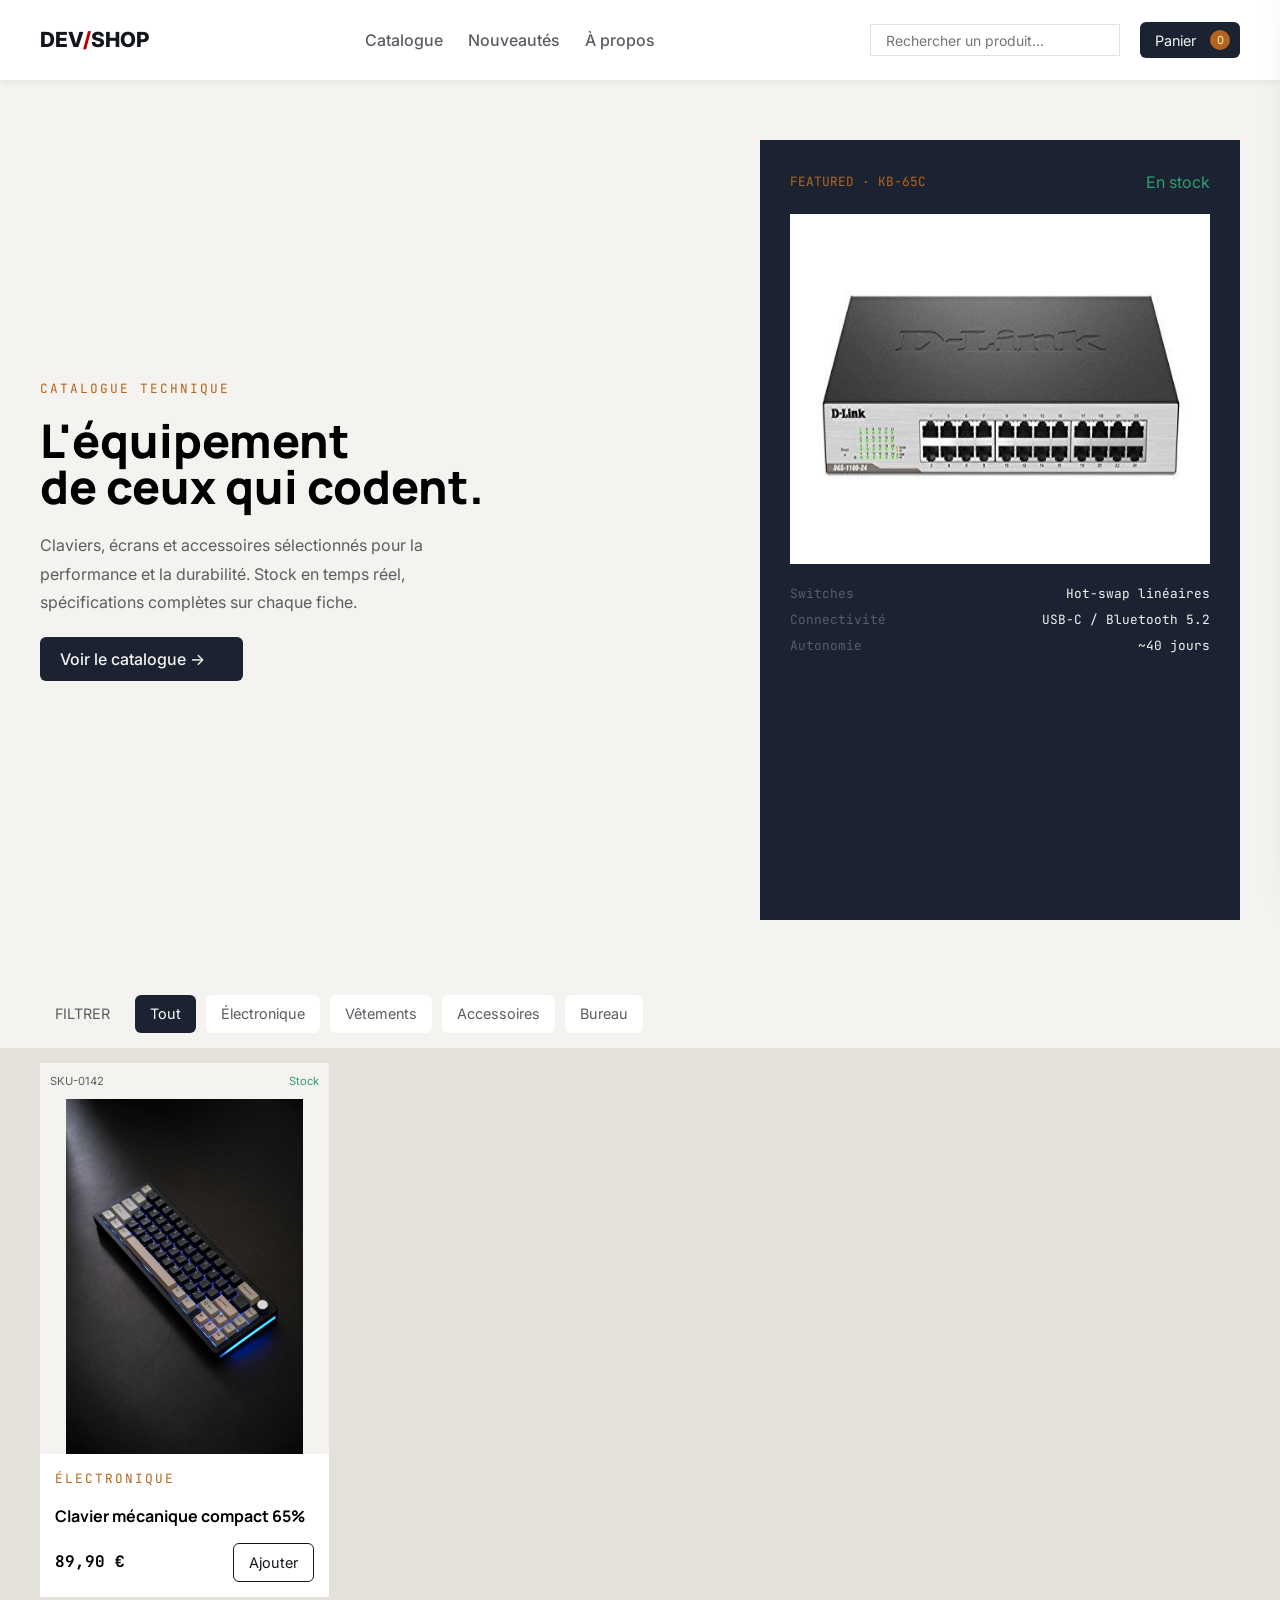
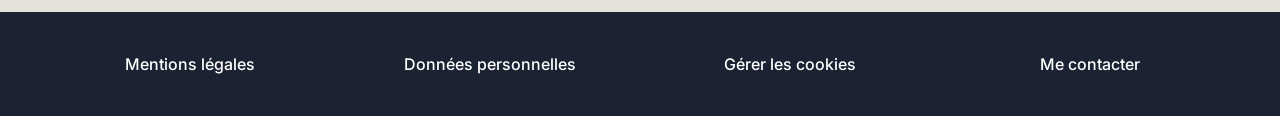
<file: index.html>
<!doctype html>
<html lang="fr">
  <head>
    <meta charset="UTF-8" />
    <meta name="viewport" content="width=device-width, initial-scale=1.0" />
    <title>DevShop</title>

    <!-- Polices -->
    <link rel="preconnect" href="https://fonts.googleapis.com" />
    <link
      href="https://fonts.googleapis.com/css2?family=Manrope:wght@500;700;800&family=Inter:wght@400;500;600&family=JetBrains+Mono:wght@400;500;600;700&display=swap"
      rel="stylesheet"
    />

    <!-- CSS du plus général au plus spécifique -->
    <link rel="stylesheet" href="css/base.css" />
    <link rel="stylesheet" href="css/layout.css" />
    <link rel="stylesheet" href="css/components.css" />
    <link rel="stylesheet" href="css/responsive.css" />
  </head>
  <body>
    <!-- En-tête -->
    <header>
      <div class="logo">
        <a href="#">DEV<span>/</span>SHOP</a>
      </div>
      <nav id="site-nav">
        <ul>
          <li><a href="#">Catalogue</a></li>
          <li><a href="#">Nouveautés</a></li>
          <li><a href="#">À propos</a></li>
        </ul>
      </nav>
      <div class="header-search-and-basket">
        <input
          type="search"
          name="product-search"
          id="product-search"
          placeholder="Rechercher un produit..."
          aria-label="Rechercher un produit"
          minlength="4"
        />
        <div class="basket-button">
          <button type="button">Panier</button>
          <div class="basket-badge">1</div>
        </div>
        <button
          class="hamburger"
          aria-label="Ouvrir le menu"
          aria-expanded="false"
          aria-controls="site-nav"
        >
          <span></span>
        </button>
      </div>
    </header>

    <!-- Contenu principal -->
    <main>
      <div class="main-container">
        <section class="hero-section">
          <!-- Bloc texte hero -->
          <div class="hero-content">
            <p class="main-badge">Catalogue Technique</p>
            <h1>
              L'équipement<br />
              de ceux qui codent.
            </h1>
            <p class="hero-text">
              Claviers, écrans et accessoires sélectionnés pour la performance
              et la durabilité. Stock en temps réel, spécifications complètes
              sur chaque fiche.
            </p>
            <div class="hero-button">
              <button type="button">Voir le catalogue →</button>
            </div>
          </div>

          <!-- Bloc visuel hero -->
          <div class="hero-visuel">
            <div class="hero-presentation">
              <div class="hero-header">
                <p class="hero-badge">FEATURED · KB-65C</p>
                <p class="hero-stock">En stock</p>
              </div>
              <img
                src="img/switch.jpeg"
                alt="Clavier mécanique KB-65C avec switches hot-swap"
                class="hero-image"
              />

              <!-- Liste descriptive -->
              <dl class="hero-description">
                <div>
                  <dt>Switches</dt>
                  <dd>Hot-swap linéaires</dd>
                </div>
                <div>
                  <dt>Connectivité</dt>
                  <dd>USB-C / Bluetooth 5.2</dd>
                </div>
                <div>
                  <dt>Autonomie</dt>
                  <dd>~40 jours</dd>
                </div>
              </dl>
            </div>
          </div>
        </section>

        <!-- Filtres du catalogue -->
        <section class="catalogue-filters" aria-label="Filtres de produits">
          <span class="filter-btn no-filter-btn">Filtrer</span>
          <div class="filter-button">
            <button
              class="filter-btn filter-btn-actif btn-margin-right"
              type="button"
            >
              Tout
            </button>
            <button class="filter-btn btn-margin-right" type="button">
              Électronique
            </button>
            <button class="filter-btn btn-margin-right" type="button">
              Vêtements
            </button>
            <button class="filter-btn btn-margin-right" type="button">
              Accessoires
            </button>
            <button class="filter-btn btn-margin-right" type="button">
              Bureau
            </button>
          </div>
        </section>

        <!-- Liste des produits -->
        <div class="catalogue-container">
          <article>
            <div class="article-header">
              <span class="article-badge">SKU-0142</span>
              <span class="article-badge green">Stock</span>
            </div>
            <div class="article-image">
              <img
                src="img/keyboard.jpeg"
                alt="Clavier mécanique compact 65%"
              />
            </div>
            <div class="article-description">
              <span class="article-description-badge main-badge"
                >Électronique</span
              >
              <h2 class="article-title">Clavier mécanique compact 65%</h2>
              <div class="article-footer">
                <p class="article-price">
                  89,90 <span class="price-device">€</span>
                </p>
                <button type="button" class="article-btn">Ajouter</button>
              </div>
            </div>
          </article>
        </div>
      </div>
    </main>

    <!-- Pied de page -->
    <footer>
      <nav aria-label="Navigation de pied de page">
        <ul>
          <li><a href="#">Mentions légales</a></li>
          <li><a href="#">Données personnelles</a></li>
          <li><a href="#">Gérer les cookies</a></li>
          <li><a href="#">Me contacter</a></li>
        </ul>
      </nav>
    </footer>

    <aside class="cart-drawer" id="cart-drawer" aria-hidden="true">
      <header class="cart-drawer-header">
        <h3>Votre panier</h3>
        <button class="cart-close" aria-label="Fermer le panier">✕</button>
      </header>
      <div class="cart-items" id="cart-items"></div>
      <footer class="cart-drawer-footer">
        <p class="cart-total">Total: <span id="cart-total">0.00</span> €</p>
        <button class="cart-checkout">Commander</button>
      </footer>
    </aside>

    <script src="js/hamburger.js" defer></script>
    <script src="js/api.js" defer></script>
    <script src="js/state.js" defer></script>
    <script src="js/carts.js" defer></script>
    <script src="js/filters.js" defer></script>
    <script src="js/ui/renderProducts.js" defer></script>
    <script src="js/ui/renderCart.js" defer></script>
    <script src="js/main.js" defer></script>
  </body>
</html>
</file>
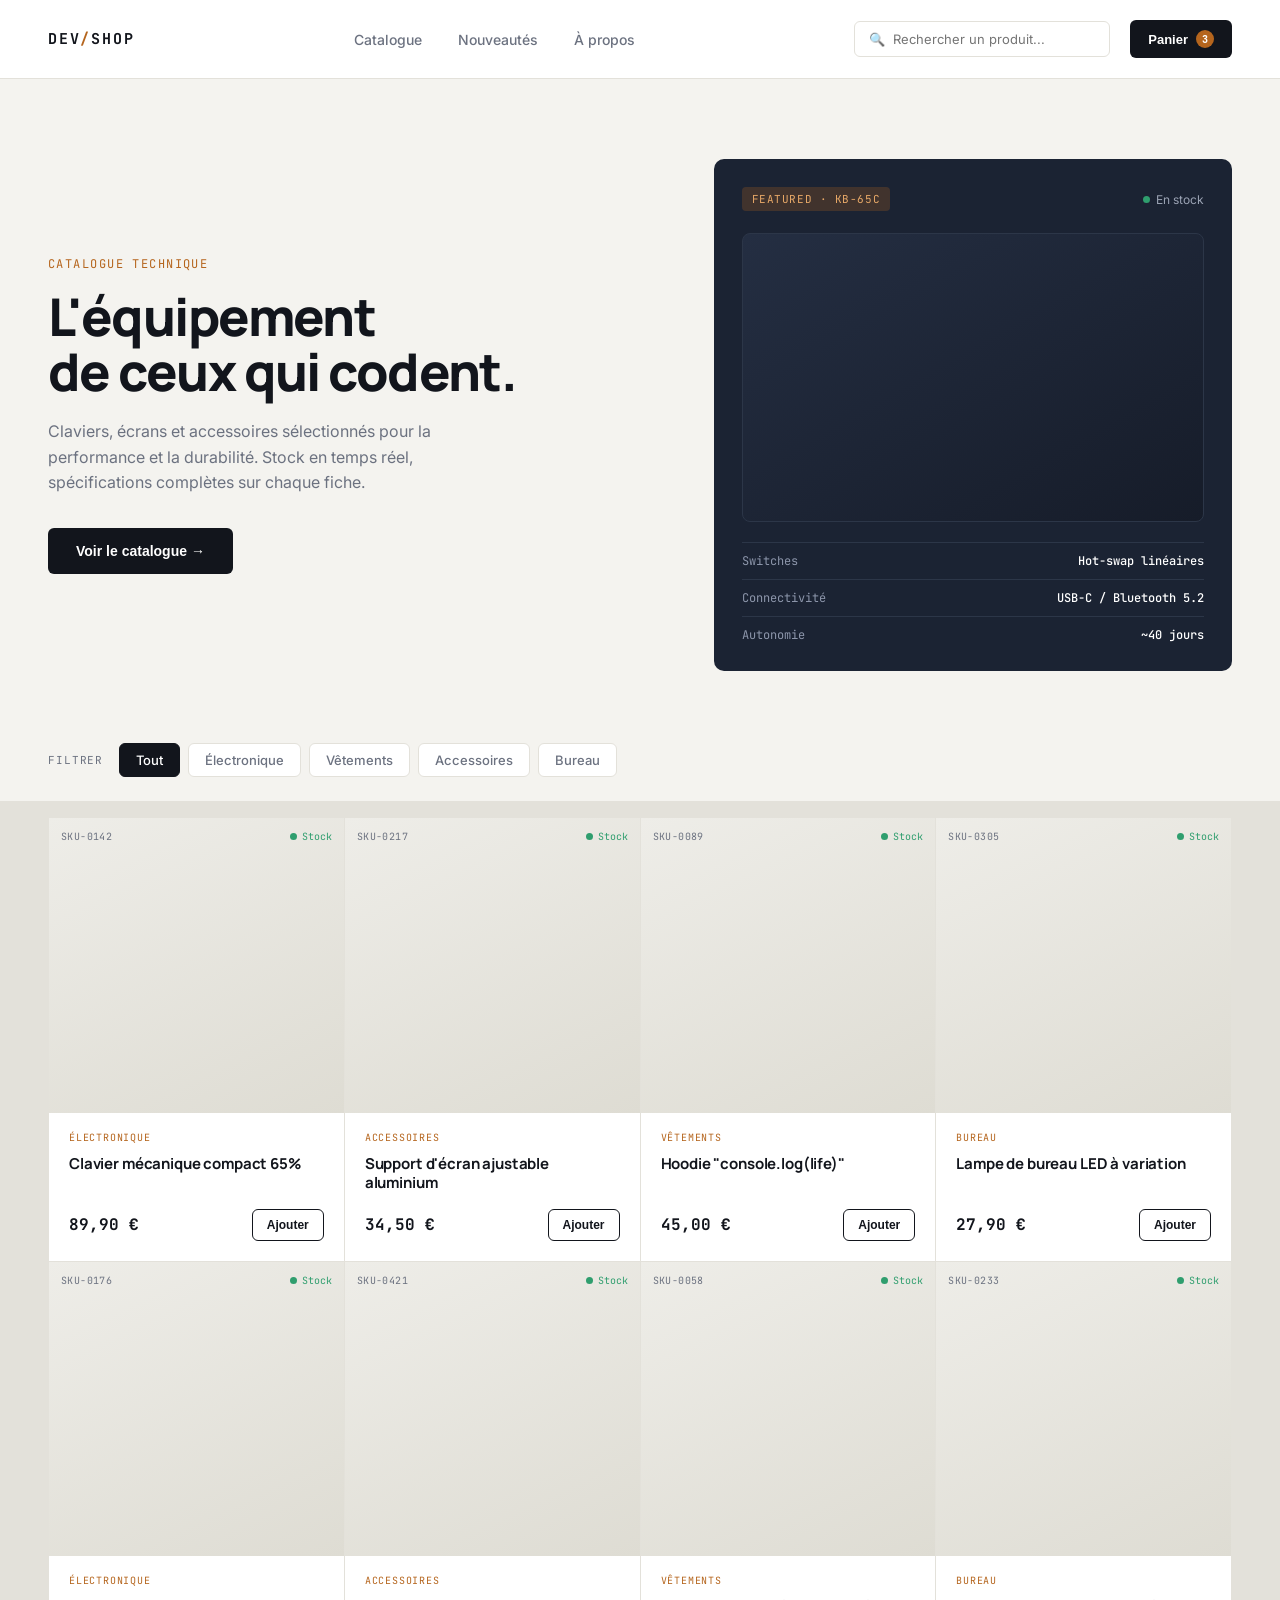
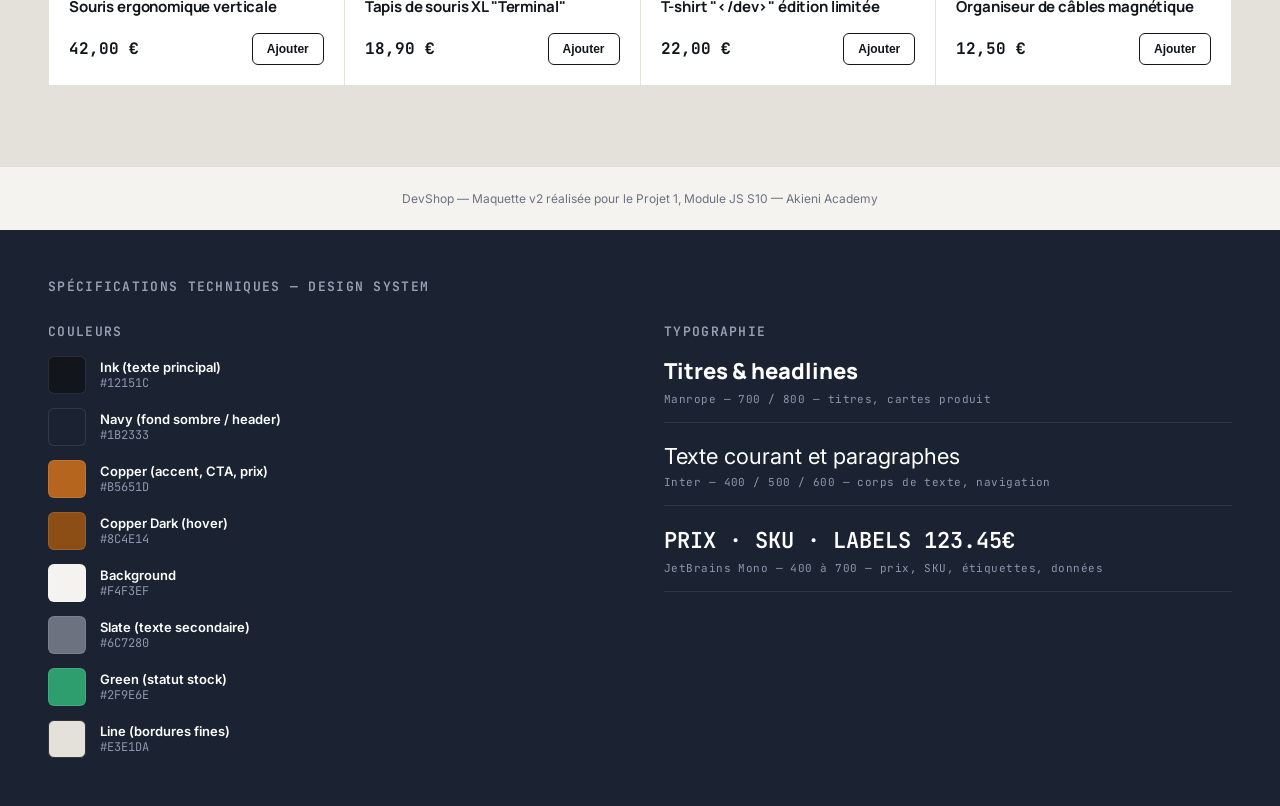
<file: 1-devshop-mockup.html>
<!DOCTYPE html>
<html lang="fr">
<head>
<meta charset="UTF-8">
<meta name="viewport" content="width=device-width, initial-scale=1.0">
<title>DevShop — Maquette v2</title>
<link rel="preconnect" href="https://fonts.googleapis.com">
<link href="https://fonts.googleapis.com/css2?family=Manrope:wght@500;700;800&family=Inter:wght@400;500;600&family=JetBrains+Mono:wght@400;500;600;700&display=swap" rel="stylesheet">
<style>
  :root{
    --ink:#12151C;
    --navy:#1B2333;
    --paper:#FFFFFF;
    --bg:#F4F3EF;
    --copper:#B5651D;
    --copper-dark:#8C4E14;
    --slate:#6C7280;
    --line:#E3E1DA;
    --green:#2F9E6E;
  }
  *{box-sizing:border-box;margin:0;padding:0;}
  body{background:var(--bg);color:var(--ink);font-family:'Inter',sans-serif;-webkit-font-smoothing:antialiased;}
  h1,h2,h3,.display{font-family:'Manrope',sans-serif;font-weight:800;letter-spacing:-0.02em;}
  .mono{font-family:'JetBrains Mono',monospace;}

  /* NAV */
  nav{
    display:flex;align-items:center;justify-content:space-between;
    padding:20px 48px;border-bottom:1px solid var(--line);
    background:var(--paper);position:sticky;top:0;z-index:50;
  }
  .logo{font-family:'JetBrains Mono',monospace;font-weight:700;font-size:15px;letter-spacing:0.12em;text-transform:uppercase;}
  .logo span{color:var(--copper);}
  .nav-links{display:flex;gap:36px;list-style:none;font-size:14px;font-weight:500;color:var(--slate);}
  .nav-links a{color:var(--slate);text-decoration:none;}
  .nav-links a:hover{color:var(--ink);}
  .nav-right{display:flex;align-items:center;gap:20px;}
  .search-box{
    display:flex;align-items:center;gap:8px;
    border:1px solid var(--line);border-radius:6px;
    padding:9px 14px;font-size:13px;color:var(--slate);min-width:230px;
  }
  .search-box input{border:none;outline:none;background:transparent;font-family:inherit;font-size:13px;width:100%;color:var(--ink);}
  .cart-btn{
    position:relative;background:var(--ink);color:#fff;border:none;border-radius:6px;
    padding:10px 18px;display:flex;align-items:center;gap:8px;font-weight:600;font-size:13px;cursor:pointer;
  }
  .cart-btn:hover{background:var(--copper-dark);}
  .cart-count{
    background:var(--copper);color:#fff;border-radius:50%;width:18px;height:18px;
    display:flex;align-items:center;justify-content:center;font-size:10px;font-weight:700;
  }

  /* HERO */
  .hero{
    padding:80px 48px 64px;display:grid;grid-template-columns:1fr 0.85fr;gap:56px;align-items:center;
  }
  .eyebrow{font-family:'JetBrains Mono';font-size:12px;color:var(--copper);letter-spacing:0.12em;text-transform:uppercase;margin-bottom:18px;}
  .hero h1{font-size:52px;line-height:1.05;margin-bottom:20px;letter-spacing:-0.03em;}
  .hero p{color:var(--slate);font-size:16px;max-width:420px;margin-bottom:32px;line-height:1.6;}
  .btn-primary{
    background:var(--ink);color:#fff;border:none;padding:15px 28px;border-radius:6px;
    font-weight:600;font-size:14px;cursor:pointer;
  }
  .btn-primary:hover{background:var(--copper-dark);}
  .hero-spec-card{
    background:var(--navy);border-radius:10px;padding:28px;color:#fff;position:relative;
  }
  .spec-top{display:flex;justify-content:space-between;align-items:center;margin-bottom:22px;}
  .spec-tag{font-family:'JetBrains Mono';font-size:11px;background:rgba(181,101,29,0.25);color:#E8A968;padding:5px 10px;border-radius:4px;letter-spacing:0.05em;}
  .spec-status{display:flex;align-items:center;gap:6px;font-size:12px;color:#9BA3B4;}
  .dot{width:7px;height:7px;border-radius:50%;background:var(--green);}
  .spec-visual{aspect-ratio:16/10;background:linear-gradient(150deg,#242E42,#161C29);border-radius:8px;margin-bottom:20px;border:1px solid #2C3648;}
  .spec-rows{display:flex;flex-direction:column;gap:10px;}
  .spec-row{display:flex;justify-content:space-between;font-size:12px;color:#8D96AB;font-family:'JetBrains Mono';border-top:1px solid #2C3648;padding-top:10px;}
  .spec-row b{color:#fff;font-weight:500;}

  /* FILTERS */
  .filters{display:flex;gap:8px;padding:8px 48px 24px;flex-wrap:wrap;align-items:center;}
  .filters-label{font-family:'JetBrains Mono';font-size:11px;color:var(--slate);text-transform:uppercase;letter-spacing:0.08em;margin-right:8px;}
  .pill{
    border:1px solid var(--line);border-radius:6px;padding:8px 16px;font-size:13px;font-weight:500;
    background:var(--paper);cursor:pointer;color:var(--slate);
  }
  .pill.active{background:var(--ink);color:#fff;border-color:var(--ink);}

  /* GRID */
  .products{padding:16px 48px 80px;display:grid;grid-template-columns:repeat(4,1fr);gap:1px;background:var(--line);border:1px solid var(--line);}
  .card{background:var(--paper);display:flex;flex-direction:column;}
  .card-img{
    aspect-ratio:1;background:linear-gradient(155deg,#EEEDE8,#DEDCD3);
    position:relative;display:flex;align-items:center;justify-content:center;
  }
  .card-sku{
    position:absolute;top:12px;left:12px;font-family:'JetBrains Mono';font-size:10px;
    color:var(--slate);letter-spacing:0.04em;
  }
  .card-stock{position:absolute;top:12px;right:12px;display:flex;align-items:center;gap:5px;font-size:10px;font-family:'JetBrains Mono';color:var(--green);}
  .card-body{padding:18px 20px 20px;display:flex;flex-direction:column;gap:10px;flex:1;}
  .card-cat{font-family:'JetBrains Mono';font-size:10px;color:var(--copper);text-transform:uppercase;letter-spacing:0.08em;}
  .card-title{font-weight:700;font-size:15px;line-height:1.3;font-family:'Manrope';letter-spacing:-0.01em;}
  .card-foot{display:flex;justify-content:space-between;align-items:center;margin-top:auto;padding-top:6px;}
  .card-price{font-family:'JetBrains Mono';font-weight:700;font-size:16px;color:var(--ink);}
  .add-btn{
    background:transparent;color:var(--ink);border:1px solid var(--ink);border-radius:6px;
    padding:8px 14px;font-weight:600;font-size:12px;cursor:pointer;
  }
  .add-btn:hover{background:var(--ink);color:#fff;}

  /* CART DRAWER */
  .drawer-overlay{position:fixed;inset:0;background:rgba(18,21,28,0.45);z-index:100;display:flex;justify-content:flex-end;}
  .drawer{width:400px;max-width:92vw;height:100%;background:var(--paper);display:flex;flex-direction:column;animation:slidein 0.25s ease;}
  @keyframes slidein{from{transform:translateX(100%)}to{transform:translateX(0)}}
  .drawer-head{padding:24px 26px;border-bottom:1px solid var(--line);display:flex;justify-content:space-between;align-items:center;background:var(--navy);color:#fff;}
  .drawer-head h3{font-family:'Manrope';font-size:18px;font-weight:700;}
  .drawer-close{background:none;border:none;font-size:18px;cursor:pointer;color:#fff;}
  .drawer-items{flex:1;overflow-y:auto;padding:18px 26px;display:flex;flex-direction:column;gap:18px;}
  .drawer-item{display:flex;gap:14px;align-items:center;}
  .drawer-item .thumb{width:56px;height:56px;background:#EEEDE8;border-radius:6px;flex-shrink:0;}
  .drawer-item .info{flex:1;}
  .drawer-item .info h4{font-size:13px;font-weight:600;margin-bottom:5px;font-family:'Manrope';}
  .qty{display:flex;align-items:center;gap:10px;font-size:12px;color:var(--slate);font-family:'JetBrains Mono';}
  .qty button{width:20px;height:20px;border:1px solid var(--line);background:none;border-radius:4px;cursor:pointer;}
  .drawer-price{font-family:'JetBrains Mono';font-weight:700;font-size:13px;}
  .drawer-foot{border-top:1px solid var(--line);padding:22px 26px;}
  .drawer-total{display:flex;justify-content:space-between;font-weight:700;font-size:15px;margin-bottom:16px;font-family:'Manrope';}
  .drawer-checkout{width:100%;background:var(--ink);color:#fff;border:none;padding:15px;border-radius:6px;font-weight:600;font-size:13px;cursor:pointer;}
  .drawer-checkout:hover{background:var(--copper-dark);}

  footer{padding:24px 48px;text-align:center;font-size:12px;color:var(--slate);border-top:1px solid var(--line);}

  /* DESIGN SPEC PANEL */
  .spec-panel{background:var(--navy);color:#fff;padding:48px;}
  .spec-panel h2{font-family:'JetBrains Mono';font-size:13px;text-transform:uppercase;letter-spacing:0.1em;color:#9BA3B4;margin-bottom:28px;font-weight:600;}
  .spec-grid{display:grid;grid-template-columns:1fr 1fr;gap:48px;}
  .swatch-list{display:flex;flex-direction:column;gap:14px;}
  .swatch{display:flex;align-items:center;gap:14px;}
  .swatch-color{width:38px;height:38px;border-radius:6px;flex-shrink:0;border:1px solid rgba(255,255,255,0.1);}
  .swatch-name{font-size:13px;font-weight:600;}
  .swatch-hex{font-family:'JetBrains Mono';font-size:12px;color:#8D96AB;}
  .type-list{display:flex;flex-direction:column;gap:20px;}
  .type-item{border-bottom:1px solid #2C3648;padding-bottom:16px;}
  .type-item .sample{font-size:22px;margin-bottom:6px;}
  .type-item .label{font-family:'JetBrains Mono';font-size:11px;color:#8D96AB;letter-spacing:0.04em;}

  @media(max-width:900px){
    .hero{grid-template-columns:1fr;}
    .products{grid-template-columns:repeat(2,1fr);}
    .nav-links{display:none;}
    .spec-grid{grid-template-columns:1fr;}
  }
</style>
</head>
<body>

<nav>
  <div class="logo">DEV<span>/</span>SHOP</div>
  <ul class="nav-links">
    <li><a href="#">Catalogue</a></li>
    <li><a href="#">Nouveautés</a></li>
    <li><a href="#">À propos</a></li>
  </ul>
  <div class="nav-right">
    <div class="search-box">🔍 <input placeholder="Rechercher un produit..."></div>
    <button class="cart-btn" onclick="document.getElementById('drawer').style.display='flex'">
      Panier <span class="cart-count">3</span>
    </button>
  </div>
</nav>

<section class="hero">
  <div>
    <div class="eyebrow">Catalogue technique</div>
    <h1>L'équipement<br>de ceux qui codent.</h1>
    <p>Claviers, écrans et accessoires sélectionnés pour la performance et la durabilité. Stock en temps réel, spécifications complètes sur chaque fiche.</p>
    <button class="btn-primary">Voir le catalogue →</button>
  </div>
  <div class="hero-spec-card">
    <div class="spec-top">
      <span class="spec-tag">FEATURED · KB-65C</span>
      <span class="spec-status"><span class="dot"></span>En stock</span>
    </div>
    <div class="spec-visual"></div>
    <div class="spec-rows">
      <div class="spec-row"><span>Switches</span><b>Hot-swap linéaires</b></div>
      <div class="spec-row"><span>Connectivité</span><b>USB-C / Bluetooth 5.2</b></div>
      <div class="spec-row"><span>Autonomie</span><b>~40 jours</b></div>
    </div>
  </div>
</section>

<div class="filters">
  <span class="filters-label">Filtrer</span>
  <div class="pill active">Tout</div>
  <div class="pill">Électronique</div>
  <div class="pill">Vêtements</div>
  <div class="pill">Accessoires</div>
  <div class="pill">Bureau</div>
</div>

<div class="products">
  <div class="card">
    <div class="card-img"><span class="card-sku">SKU-0142</span><span class="card-stock"><span class="dot"></span>Stock</span></div>
    <div class="card-body">
      <span class="card-cat">Électronique</span>
      <div class="card-title">Clavier mécanique compact 65%</div>
      <div class="card-foot"><div class="card-price">89,90 €</div><button class="add-btn">Ajouter</button></div>
    </div>
  </div>
  <div class="card">
    <div class="card-img"><span class="card-sku">SKU-0217</span><span class="card-stock"><span class="dot"></span>Stock</span></div>
    <div class="card-body">
      <span class="card-cat">Accessoires</span>
      <div class="card-title">Support d'écran ajustable aluminium</div>
      <div class="card-foot"><div class="card-price">34,50 €</div><button class="add-btn">Ajouter</button></div>
    </div>
  </div>
  <div class="card">
    <div class="card-img"><span class="card-sku">SKU-0089</span><span class="card-stock"><span class="dot"></span>Stock</span></div>
    <div class="card-body">
      <span class="card-cat">Vêtements</span>
      <div class="card-title">Hoodie "console.log(life)"</div>
      <div class="card-foot"><div class="card-price">45,00 €</div><button class="add-btn">Ajouter</button></div>
    </div>
  </div>
  <div class="card">
    <div class="card-img"><span class="card-sku">SKU-0305</span><span class="card-stock"><span class="dot"></span>Stock</span></div>
    <div class="card-body">
      <span class="card-cat">Bureau</span>
      <div class="card-title">Lampe de bureau LED à variation</div>
      <div class="card-foot"><div class="card-price">27,90 €</div><button class="add-btn">Ajouter</button></div>
    </div>
  </div>
  <div class="card">
    <div class="card-img"><span class="card-sku">SKU-0176</span><span class="card-stock"><span class="dot"></span>Stock</span></div>
    <div class="card-body">
      <span class="card-cat">Électronique</span>
      <div class="card-title">Souris ergonomique verticale</div>
      <div class="card-foot"><div class="card-price">42,00 €</div><button class="add-btn">Ajouter</button></div>
    </div>
  </div>
  <div class="card">
    <div class="card-img"><span class="card-sku">SKU-0421</span><span class="card-stock"><span class="dot"></span>Stock</span></div>
    <div class="card-body">
      <span class="card-cat">Accessoires</span>
      <div class="card-title">Tapis de souris XL "Terminal"</div>
      <div class="card-foot"><div class="card-price">18,90 €</div><button class="add-btn">Ajouter</button></div>
    </div>
  </div>
  <div class="card">
    <div class="card-img"><span class="card-sku">SKU-0058</span><span class="card-stock"><span class="dot"></span>Stock</span></div>
    <div class="card-body">
      <span class="card-cat">Vêtements</span>
      <div class="card-title">T-shirt "&lt;/dev&gt;" édition limitée</div>
      <div class="card-foot"><div class="card-price">22,00 €</div><button class="add-btn">Ajouter</button></div>
    </div>
  </div>
  <div class="card">
    <div class="card-img"><span class="card-sku">SKU-0233</span><span class="card-stock"><span class="dot"></span>Stock</span></div>
    <div class="card-body">
      <span class="card-cat">Bureau</span>
      <div class="card-title">Organiseur de câbles magnétique</div>
      <div class="card-foot"><div class="card-price">12,50 €</div><button class="add-btn">Ajouter</button></div>
    </div>
  </div>
</div>

<footer>DevShop — Maquette v2 réalisée pour le Projet 1, Module JS S10 — Akieni Academy</footer>

<!-- DESIGN SPEC PANEL -->
<section class="spec-panel">
  <h2>Spécifications techniques — Design System</h2>
  <div class="spec-grid">
    <div>
      <h2 style="margin-bottom:16px;">Couleurs</h2>
      <div class="swatch-list">
        <div class="swatch"><div class="swatch-color" style="background:#12151C;"></div><div><div class="swatch-name">Ink (texte principal)</div><div class="swatch-hex">#12151C</div></div></div>
        <div class="swatch"><div class="swatch-color" style="background:#1B2333;"></div><div><div class="swatch-name">Navy (fond sombre / header)</div><div class="swatch-hex">#1B2333</div></div></div>
        <div class="swatch"><div class="swatch-color" style="background:#B5651D;"></div><div><div class="swatch-name">Copper (accent, CTA, prix)</div><div class="swatch-hex">#B5651D</div></div></div>
        <div class="swatch"><div class="swatch-color" style="background:#8C4E14;"></div><div><div class="swatch-name">Copper Dark (hover)</div><div class="swatch-hex">#8C4E14</div></div></div>
        <div class="swatch"><div class="swatch-color" style="background:#F4F3EF;"></div><div><div class="swatch-name">Background</div><div class="swatch-hex">#F4F3EF</div></div></div>
        <div class="swatch"><div class="swatch-color" style="background:#6C7280;"></div><div><div class="swatch-name">Slate (texte secondaire)</div><div class="swatch-hex">#6C7280</div></div></div>
        <div class="swatch"><div class="swatch-color" style="background:#2F9E6E;"></div><div><div class="swatch-name">Green (statut stock)</div><div class="swatch-hex">#2F9E6E</div></div></div>
        <div class="swatch"><div class="swatch-color" style="background:#E3E1DA;border:1px solid #333;"></div><div><div class="swatch-name">Line (bordures fines)</div><div class="swatch-hex">#E3E1DA</div></div></div>
      </div>
    </div>
    <div>
      <h2 style="margin-bottom:16px;">Typographie</h2>
      <div class="type-list">
        <div class="type-item">
          <div class="sample" style="font-family:'Manrope';font-weight:800;">Titres & headlines</div>
          <div class="label">Manrope — 700 / 800 — titres, cartes produit</div>
        </div>
        <div class="type-item">
          <div class="sample" style="font-family:'Inter';font-weight:400;">Texte courant et paragraphes</div>
          <div class="label">Inter — 400 / 500 / 600 — corps de texte, navigation</div>
        </div>
        <div class="type-item">
          <div class="sample mono" style="font-weight:600;">PRIX · SKU · LABELS 123.45€</div>
          <div class="label">JetBrains Mono — 400 à 700 — prix, SKU, étiquettes, données</div>
        </div>
      </div>
    </div>
  </div>
</section>

<div class="drawer-overlay" id="drawer" style="display:none;">
  <div class="drawer">
    <div class="drawer-head">
      <h3>Votre panier</h3>
      <button class="drawer-close" onclick="document.getElementById('drawer').style.display='none'">✕</button>
    </div>
    <div class="drawer-items">
      <div class="drawer-item">
        <div class="thumb"></div>
        <div class="info"><h4>Clavier mécanique compact 65%</h4><div class="qty"><button>−</button> 1 <button>+</button></div></div>
        <div class="drawer-price">89,90 €</div>
      </div>
      <div class="drawer-item">
        <div class="thumb"></div>
        <div class="info"><h4>Support d'écran ajustable</h4><div class="qty"><button>−</button> 1 <button>+</button></div></div>
        <div class="drawer-price">34,50 €</div>
      </div>
      <div class="drawer-item">
        <div class="thumb"></div>
        <div class="info"><h4>Hoodie "console.log(life)"</h4><div class="qty"><button>−</button> 1 <button>+</button></div></div>
        <div class="drawer-price">45,00 €</div>
      </div>
    </div>
    <div class="drawer-foot">
      <div class="drawer-total"><span>Total</span><span>169,40 €</span></div>
      <button class="drawer-checkout">Passer commande</button>
    </div>
  </div>
</div>

</body>
</html>
</file>
<file: css/base.css>
/* Variables CSS, Typographie, Reset */

:root {
  /* color palette */
  --color-bg: #f4f3ef;
  --color-text-ink: #12151c; /* texte principal*/
  --color-text-slate: #5a5d63; /* texte secondaire*/
  --color-navy: #1b2333; /* fond sombre - header */
  --color-copper: #b5651d; /* accent, CTA, prix */
  --color-copper-dk: #8c4e14; /* hover */
  --color-green: #2f9e6e; /* statut stock */
  --color-line: #e3e1da; /* bordures fines */

  /* typography */
  --font-sans:
    system-ui, -apple-system, "Segoe UI", Roboto, "Helvetica Neue", Arial;
  --font-title-headlines: "Manrope"; /* titres & headlines */
  --font-main: "Inter"; /* corps de texte, navigation */
  --font-header: "JetBrains Mono"; /* prix, SKU, étiquettes, données */

  /* sizes */
  --font-size-base: 16px;
  --font-w-title-headlines: 800;
  --font-w-main: 500;
  --font-header: 700;
}

/* Modèle de boîte cohérent pour tous les éléments */
*,
*::before,
*::after {
  box-sizing: border-box;
}

/* Suppression des marges et paddings par défaut des navigateurs */
* {
  margin: 0;
  padding: 0;
}

/* Configuration de base du document */
html {
  /* Scroll fluide lors de l'utilisation d'ancres (#) */
  scroll-behavior: smooth;
}

body {
  min-height: 100vh;
  line-height: 1.5;
  font-family: var(--font-main);
  background-color: var(--color-bg);
}

/* Gestion des images et médias réactifs */
img,
picture,
video,
canvas,
svg {
  display: block;
  max-width: 100%;
  height: auto;
}

/* Héritage des polices pour les éléments de formulaire et boutons */
input,
button,
textarea,
select {
  font: inherit;
  color: inherit;
  letter-spacing: inherit;
}

/* Suppression de la bordure par défaut des boutons */
button {
  border: none;
  background: none;
  cursor: pointer;
}

/* Amélioration de la typographie, équilibre des titres et personnalisation de la police */
h1,
h2,
h3,
h4,
h5,
h6 {
  overflow-wrap: break-word;
  text-wrap: balance;
  font-family: var(--font-title-headlines);
}

p {
  overflow-wrap: break-word;
  text-wrap: pretty;
}

/* Nettoyage des listes (enlève les puces par défaut) */
ul,
ol {
  list-style: none;
}

/* Liens sans soulignement par défaut s'ils ont une classe */
a {
  text-decoration: none;
}
</file>
<file: css/layout.css>
/* nav, hero, grid, filtres */

header {
  min-height: 80px;
  width: 100%;
  background-color: white;
  position: fixed;
  top: 0;
  box-shadow: 1px 2px 6px rgb(226, 226, 226);
  display: flex;
  flex-wrap: wrap;
  align-items: center;
  justify-content: space-between;
  padding: 10px 40px;
}

.logo a {
  color: var(--color-text-ink);
  font-weight: var(--font-w-title-headlines);
  font-size: 1.3rem;
}

.logo a span {
  color: rgb(186, 1, 1);
}

header nav ul {
  display: flex;
  justify-content: space-between;
  align-items: center;
  gap: 25px;
  width: auto;
}

.header-search-and-basket {
  display: flex;
  justify-content: space-between;
  align-items: center;
  gap: 20px;
}

.header-search-and-basket input {
  padding: 5px 15px;
  height: 32px;
  font-size: 14px;
  border: 1px solid var(--color-line);
}

.basket-badge {
  position: absolute;
  top: 8px;
  right: 10px;
  background-color: var(--color-copper);
  border-radius: 50%;
  width: 20px;
  height: 20px;
  text-align: center;
  line-height: 20px;
  font-size: 11px;
}

nav ul li a {
  color: var(--color-text-slate);
  font-weight: var(--font-w-main);
}

nav ul li a:hover {
  color: var(--color-copper-dk);
}

.hero-section {
  margin-top: 80px;
  height: 100vh;
  display: grid;
  grid-template-columns: 1.5fr 1fr;
  align-items: center;
  padding: 60px 40px;
}

.hero-content {
  width: 450px;
  display: flex;
  flex-direction: column;
  gap: 20px;
}

.main-badge {
  text-transform: uppercase;
  font-size: 0.8rem;
  font-family: "JetBrains Mono";
  color: var(--color-copper);
  letter-spacing: 2px;
}

.hero-content h1 {
  font-weight: var(--font-w-title-headlines);
  font-size: 2.9rem;
  line-height: 2.9rem;
}

.hero-text {
  color: var(--color-text-slate);
  line-height: 1.8rem;
}

.hero-header {
  display: flex;
  justify-content: space-between;
  align-items: center;
}

.hero-visuel {
  height: 100%;
  background-color: var(--color-navy);
  padding: 30px;
  display: flex;
  flex-direction: column;
  gap: 15px;
}

.hero-badge {
  text-transform: uppercase;
  font-size: 0.8rem;
  font-family: "JetBrains Mono";
  color: var(--color-copper);
}

.hero-stock {
  color: var(--color-green);
}

.hero-presentation {
  display: flex;
  flex-direction: column;
  justify-content: space-between;
  gap: 20px;
}

.hero-presentation img {
  width: 100%;
  height: 350px;
  background-color: var(--color-navy);
  border: 1px solid white;
}

.hero-description {
  display: flex;
  flex-direction: column;
  gap: 7px;
}

.hero-description div dt {
  color: var(--color-text-slate);
}

.hero-description div dd {
  color: var(--color-bg);
}

.hero-description div dt,
.hero-description div dd {
  font-family: "JetBrains Mono";
  font-size: 0.8rem;
}

.hero-description div {
  display: flex;
  align-items: center;
  justify-content: space-between;
}

/* Section filtre */
.catalogue-filters {
  display: flex;
  gap: 10px;
  padding: 15px 40px;
}

/* Products section */

.catalogue-container {
  padding: 15px 40px;
  background-color: var(--color-line);
  display: grid;
  grid-template-columns: repeat(4, 1fr);
  gap: 15px;
}

.article-description {
  display: flex;
  flex-direction: column;
  gap: 15px;
}

.article-header {
  background-color: var(--color-bg);
  display: flex;
  justify-content: space-between;
  padding: 10px;
}

/* Footer */
footer {
  padding: 40px;
  background-color: var(--color-navy);
}

footer nav {
  width: 100%;
  height: 100%;
}

footer nav ul {
  display: grid;
  grid-template-columns: repeat(4, 1fr);
  align-items: center;
  justify-content: center;
  height: 100%;
  text-align: center;
}

footer nav ul li a {
  color: white;
}
</file>
<file: css/components.css>
/* cartes produit, boutons, tiroir panier */
.basket-button {
  background-color: var(--color-navy);
  padding: 6px 15px;
  width: 100px;
  position: relative;
  color: var(--color-bg);
  border-radius: 6px;
  transition: background-color 0.2s ease;
}

.basket-button button {
  font-size: 0.9rem;
}

.hero-button {
  background-color: var(--color-navy);
  color: var(--color-bg);
  padding: 10px 20px;
  width: 45%;
  border-radius: 6px;
  font-weight: var(--font-w-main);
  transition: background-color 0.2s ease;
}

.hero-button:hover,
.basket-button:hover {
  background-color: var(--color-copper-dk);
}

.filter-btn {
  padding: 8px 15px;
  color: var(--color-text-slate);
  background-color: white;
  font-size: 0.9rem;
  border-radius: 6px;
  transition: background-color 0.2s;
}

.filter-btn-actif {
  background-color: var(--color-navy);
  color: white;
}

.no-filter-btn {
  background-color: initial;
  text-transform: uppercase;
}

.btn-margin-right {
  margin-right: 6px;
}

/* Product card */
article {
  background-color: white;
}

.article-image {
  width: 100%;
  height: 355px;
  background-color: var(--color-bg);
}

.article-image img {
  display: block;
  object-fit: contain;
  height: 100%;
  width: 100%;
}

.article-badge {
  font-size: 0.7rem;
  color: var(--color-text-slate);
}

.green {
  color: var(--color-green);
}

.article-description {
  padding: 15px;
}

.article-title {
  font-size: 1rem;
}

.article-price {
  font-family: JetBrains Mono;
  font-weight: var(--font-header);
}

.article-footer {
  display: flex;
  justify-content: space-between;
  align-items: center;
}

.article-btn {
  padding: 8px 15px;
  color: var(--color-text-ink);
  background-color: white;
  font-size: 0.9rem;
  border-radius: 6px;
  border: 1px solid var(--color-text-ink);
  transition: background-color 0.2s;
}

.article-btn:hover,
.filter-btn:hover {
  background-color: var(--color-text-ink);
  color: white;
}

/* Hamburger */
.hamburger {
  display: none;
  width: 40px;
  height: 34px;
  background: none;
  border: none;
  padding: 6px;
  position: relative;
  cursor: pointer;
}
.hamburger span,
.hamburger span::before,
.hamburger span::after {
  content: "";
  display: block;
  background: var(--color-text-ink);
  height: 2px;
  width: 22px;
  border-radius: 2px;
  transition:
    transform 0.18s ease,
    opacity 0.18s ease;
}
.hamburger span {
  position: relative;
}
.hamburger span::before {
  position: absolute;
  top: -7px;
  left: 0;
}
.hamburger span::after {
  position: absolute;
  top: 7px;
  left: 0;
}
nav.nav-open {
  display: block;
}

/* Cart drawer */
.cart-drawer {
  position: fixed;
  top: 0;
  right: 0;
  height: 100vh;
  width: 340px;
  max-width: 90%;
  background: white;
  transform: translateX(110%);
  transition: transform 0.28s ease-in-out;
  z-index: 1500;
  box-shadow: -16px 0 40px rgba(0, 0, 0, 0.12);
  display: flex;
  flex-direction: column;
}
.cart-drawer.open {
  transform: translateX(0);
}
.cart-drawer-header {
  display: flex;
  justify-content: space-between;
  align-items: center;
  padding: 16px;
  border-bottom: 1px solid var(--color-line);
}
.cart-items {
  padding: 12px;
  overflow: auto;
  flex: 1 1 auto;
}
.cart-item {
  display: flex;
  gap: 10px;
  padding: 10px 0;
  border-bottom: 1px solid var(--color-line);
}
.cart-item-left img {
  width: 64px;
  height: 64px;
  object-fit: contain;
}
.cart-item-body {
  flex: 1;
}
.cart-item-controls {
  display: flex;
  gap: 8px;
  align-items: center;
  margin-top: 8px;
}
.cart-item-right {
  white-space: nowrap;
}
.cart-drawer-footer {
  padding: 12px;
  border-top: 1px solid var(--color-line);
}
.cart-close {
  background: none;
  border: none;
  font-size: 18px;
  cursor: pointer;
}

/* Loader */
.app-loader {
  padding: 14px;
  text-align: center;
  color: var(--color-text-slate);
}
</file>
<file: css/responsive.css>
/* media queries */

/* Mobiles */
@media (max-width: 480px) {
  header {
    padding: 8px 12px;
  }

  .logo a {
    font-size: 1.1rem;
  }

  .hero-content h1 {
    font-size: 1.8rem;
    line-height: 2.2rem;
  }

  .hero-presentation img {
    height: 180px;
  }

  .catalogue-container {
    grid-template-columns: 1fr;
    padding: 10px;
  }

  .article-image {
    height: 220px;
  }

  .hero-button {
    width: 100%;
    padding: 8px;
  }

  .basket-button {
    width: 70px;
    padding: 6px;
  }
}

/* Tablets */
@media (max-width: 768px) {
  header {
    padding: 10px 20px;
  }

  header nav ul {
    gap: 15px;
  }

  /* La barre de recherche est masquée sur petits écrans */
  .header-search-and-basket input {
    display: none;
  }

  .hero-section {
    grid-template-columns: 1fr;
    padding: 30px 20px;
    height: auto;
  }

  .hero-content {
    width: auto;
  }

  /* Menu de navigation caché */
  .hamburger {
    display: inline-flex;
    align-items: center;
    justify-content: center;
    margin-left: 10px;
  }

  header nav {
    position: absolute;
    top: 70px;
    left: 0;
    right: 0;
    background: white;
    display: none;
    z-index: 1200;
    padding: 12px 20px;
    box-shadow: 0 8px 24px rgba(27, 35, 51, 0.08);
  }

  header nav.nav-open {
    display: block;
  }

  header nav ul {
    flex-direction: column;
    gap: 12px;
    align-items: flex-start;
  }

  /* Afficher d'abord le visuel sur petits écrans */
  .hero-visuel {
    order: -1;
    padding: 20px;
  }

  .hero-presentation img {
    height: 250px;
  }

  .catalogue-container {
    grid-template-columns: repeat(2, 1fr);
  }

  footer nav ul {
    grid-template-columns: repeat(2, 1fr);
  }
}

/* Desktop */
@media (max-width: 1024px) {
  .hero-section {
    grid-template-columns: 1fr 1fr;
    padding: 40px 30px;
  }

  .hero-content {
    width: 380px;
  }

  .catalogue-container {
    grid-template-columns: repeat(3, 1fr);
    padding: 15px 30px;
  }
}
</file>
